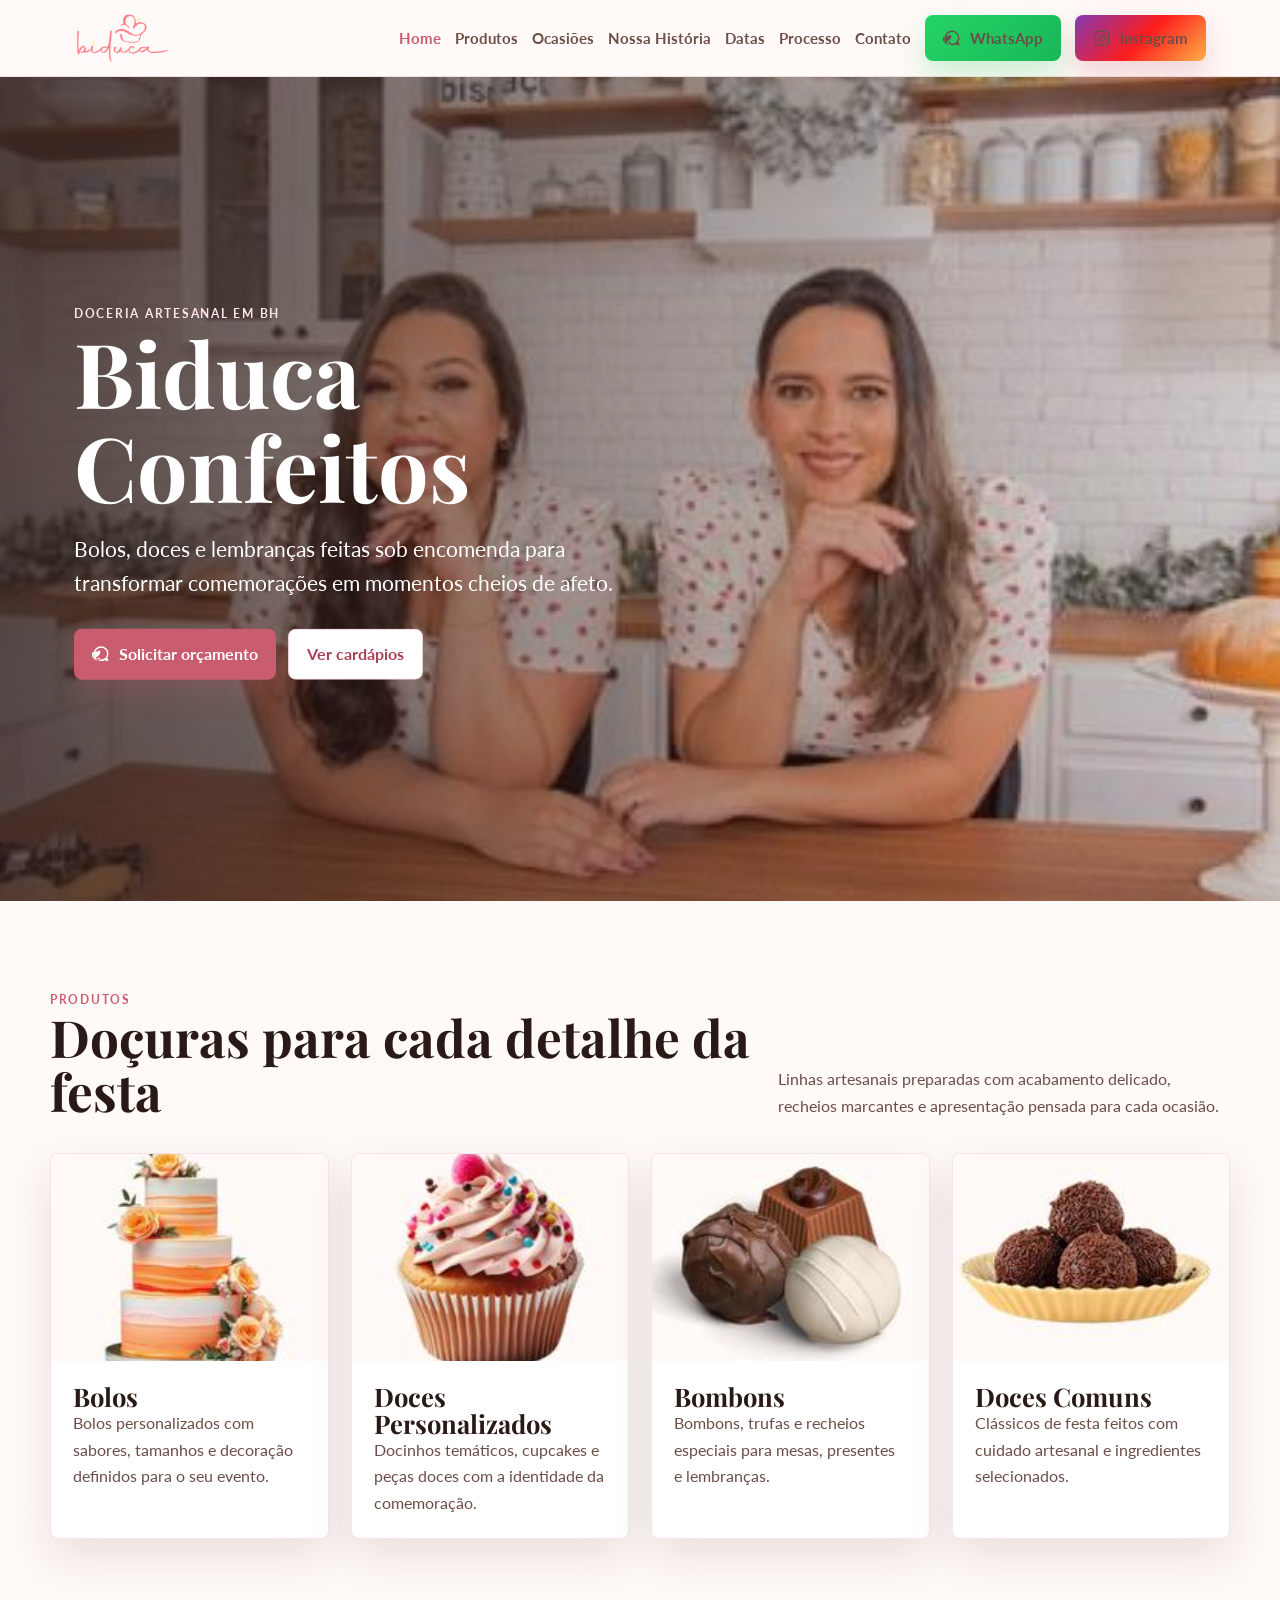
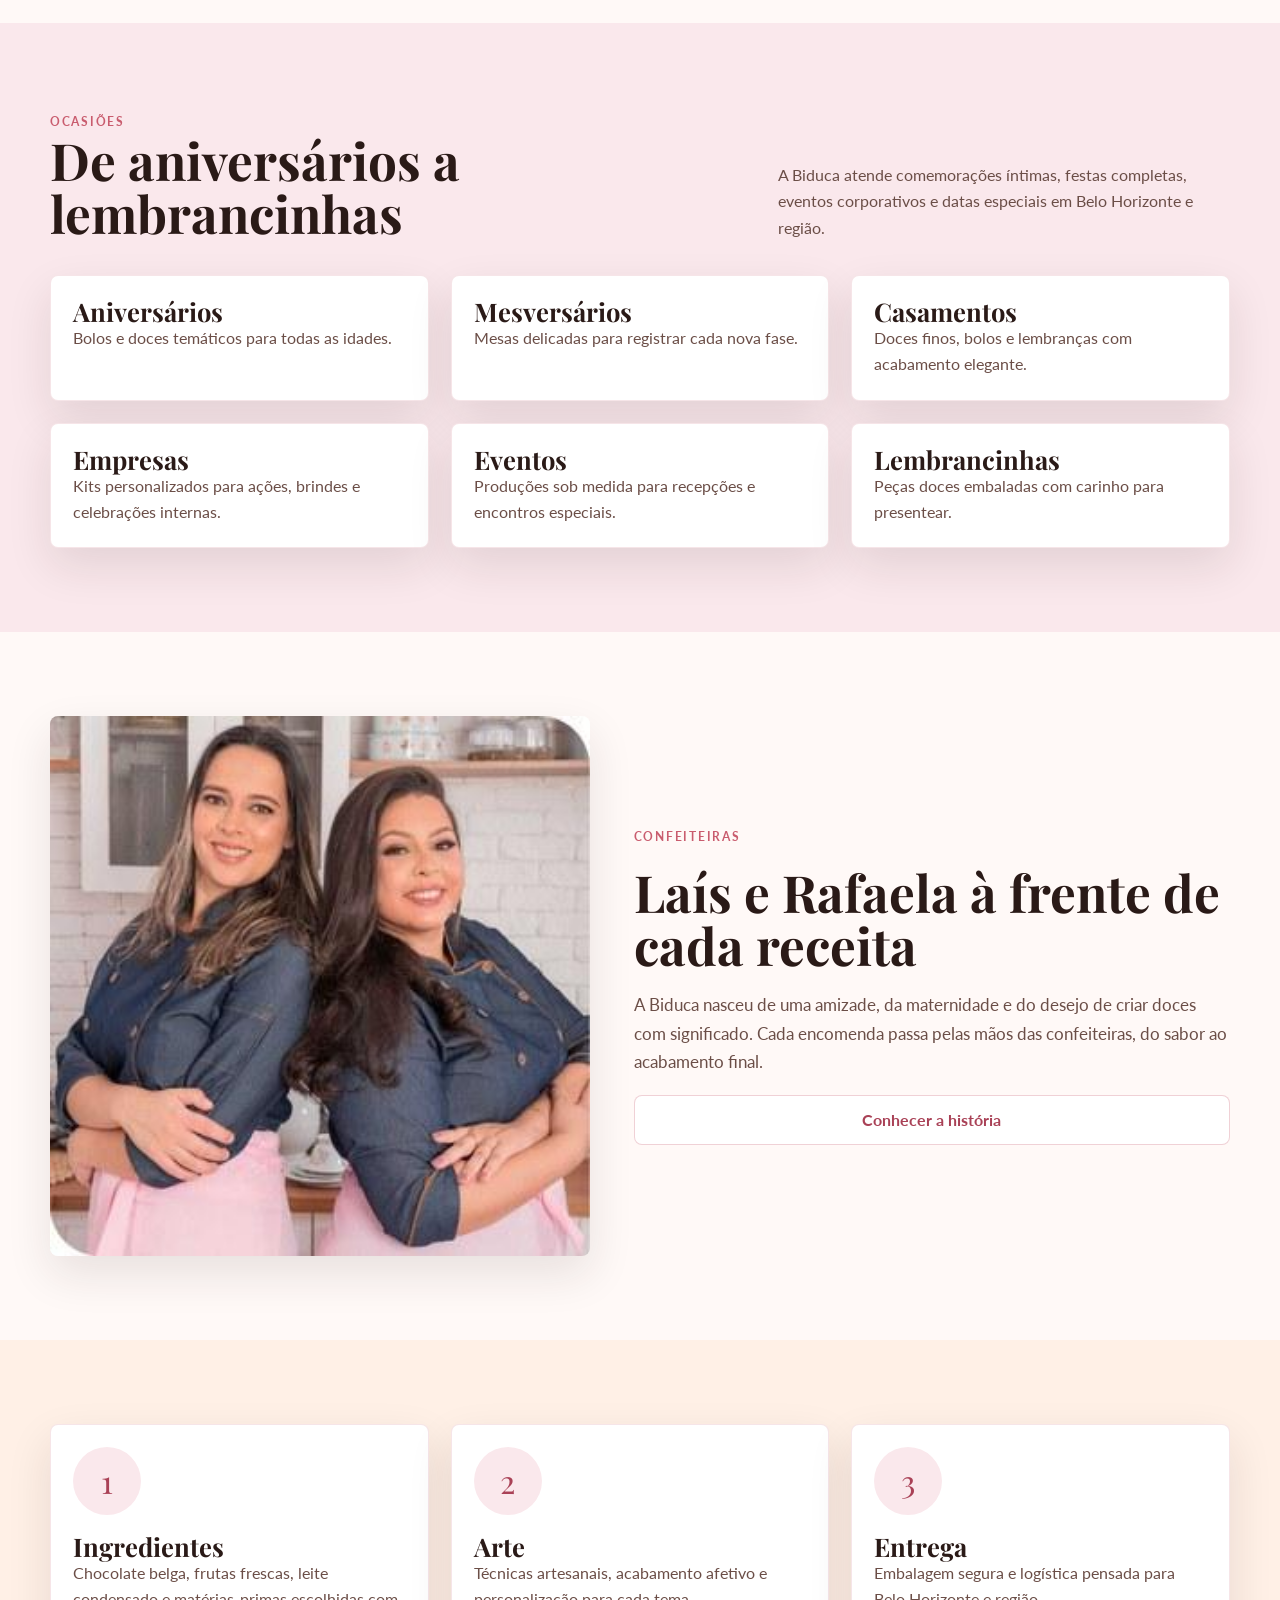
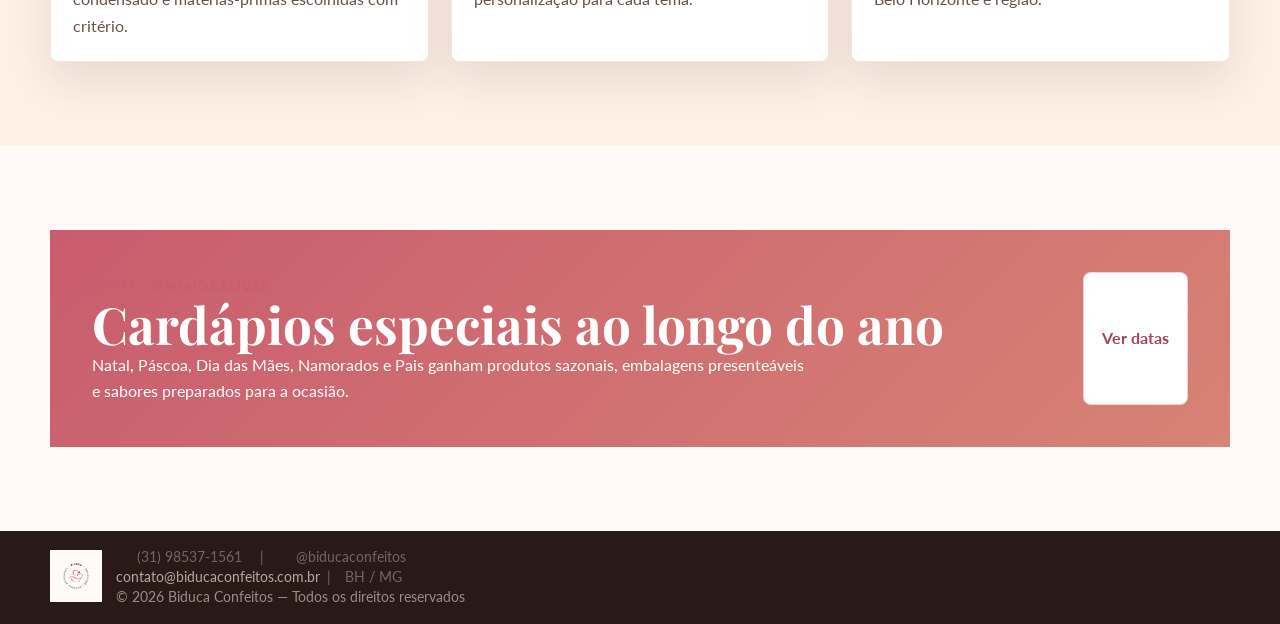
<file: index.html>
<!doctype html>
<html lang="pt-BR">
  <head>
    <meta charset="utf-8">
    <meta name="viewport" content="width=device-width, initial-scale=1">
    <title>Biduca Confeitos | Doceria artesanal em Belo Horizonte</title>
    <meta name="description" content="Bolos, doces personalizados, bombons e lembrancinhas artesanais para aniversários, casamentos, empresas e datas comemorativas em BH.">
    <link rel="stylesheet" href="assets/styles.css">
  </head>
  <body data-page="home">
    <header class="site-header">
  <nav class="nav" aria-label="Navegação principal">
    <a class="brand" href="index.html"><img src="assets/brand/biduca-logo-horizontal.png" alt="Biduca Confeitos"></a>
    <div class="nav-links">
      <a href="index.html" data-page="home">Home</a>
      <a href="produtos.html" data-page="produtos">Produtos</a>
      <a href="ocasioes.html" data-page="ocasioes">Ocasiões</a>
      <a href="historia.html" data-page="historia">Nossa História</a>
      <a href="datas-comemorativas.html" data-page="datas">Datas</a>
      <a href="processo-artesanal.html" data-page="processo">Processo</a>
      <a href="contato.html" data-page="contato">Contato</a>
      <a class="button button-whatsapp" href="https://wa.me/5531985371561">WhatsApp</a>
      <a class="button button-instagram" href="https://www.instagram.com/biducaconfeitos/">Instagram</a>
    </div>
  </nav>
</header>

    <main>
      <section class="hero">
        <div class="hero-media" style="background-image: url('assets/photos/confeiteiras-cozinha.jpg');"></div>
        <div class="hero-content">
          <span class="eyebrow">Doceria artesanal em BH</span>
          <h1>Biduca Confeitos</h1>
          <p>Bolos, doces e lembranças feitas sob encomenda para transformar comemorações em momentos cheios de afeto.</p>
          <div class="actions">
            <a class="button button-primary" href="https://wa.me/5531985371561?text=Ol%C3%A1%2C%20quero%20solicitar%20um%20or%C3%A7amento%20com%20a%20Biduca.">Solicitar orçamento</a>
            <a class="button button-secondary" href="produtos.html">Ver cardápios</a>
          </div>
        </div>
      </section>

      <section class="section">
        <div class="section-inner">
          <div class="section-heading">
            <div>
              <span class="eyebrow">Produtos</span>
              <h2>Doçuras para cada detalhe da festa</h2>
            </div>
            <p>Linhas artesanais preparadas com acabamento delicado, recheios marcantes e apresentação pensada para cada ocasião.</p>
          </div>
          <div class="grid four">
            <article class="card">
              <img src="assets/photos/bolo-personalizado-floral.jpg" alt="Bolo personalizado floral">
              <div class="card-body"><h3>Bolos</h3><p>Bolos personalizados com sabores, tamanhos e decoração definidos para o seu evento.</p></div>
            </article>
            <article class="card">
              <img src="assets/photos/doce-personalizado-cupcake.jpg" alt="Cupcake decorado">
              <div class="card-body"><h3>Doces Personalizados</h3><p>Docinhos temáticos, cupcakes e peças doces com a identidade da comemoração.</p></div>
            </article>
            <article class="card">
              <img src="assets/photos/bombons.jpg" alt="Bombons artesanais">
              <div class="card-body"><h3>Bombons</h3><p>Bombons, trufas e recheios especiais para mesas, presentes e lembranças.</p></div>
            </article>
            <article class="card">
              <img src="assets/photos/doces-comuns-brigadeiros.jpg" alt="Brigadeiros artesanais">
              <div class="card-body"><h3>Doces Comuns</h3><p>Clássicos de festa feitos com cuidado artesanal e ingredientes selecionados.</p></div>
            </article>
          </div>
        </div>
      </section>

      <section class="section alt">
        <div class="section-inner">
          <div class="section-heading">
            <div>
              <span class="eyebrow">Ocasiões</span>
              <h2>De aniversários a lembrancinhas</h2>
            </div>
            <p>A Biduca atende comemorações íntimas, festas completas, eventos corporativos e datas especiais em Belo Horizonte e região.</p>
          </div>
          <div class="grid three">
            <article class="feature"><h3>Aniversários</h3><p>Bolos e doces temáticos para todas as idades.</p></article>
            <article class="feature"><h3>Mesversários</h3><p>Mesas delicadas para registrar cada nova fase.</p></article>
            <article class="feature"><h3>Casamentos</h3><p>Doces finos, bolos e lembranças com acabamento elegante.</p></article>
            <article class="feature"><h3>Empresas</h3><p>Kits personalizados para ações, brindes e celebrações internas.</p></article>
            <article class="feature"><h3>Eventos</h3><p>Produções sob medida para recepções e encontros especiais.</p></article>
            <article class="feature"><h3>Lembrancinhas</h3><p>Peças doces embaladas com carinho para presentear.</p></article>
          </div>
        </div>
      </section>

      <section class="section">
        <div class="section-inner split">
          <img src="assets/photos/confeiteiras-retrato.jpg" alt="Laís e Rafaela, confeiteiras da Biduca">
          <div class="copy-stack">
            <span class="eyebrow">Confeiteiras</span>
            <h2>Laís e Rafaela à frente de cada receita</h2>
            <p>A Biduca nasceu de uma amizade, da maternidade e do desejo de criar doces com significado. Cada encomenda passa pelas mãos das confeiteiras, do sabor ao acabamento final.</p>
            <a class="button button-secondary" href="historia.html">Conhecer a história</a>
          </div>
        </div>
      </section>

      <section class="section soft">
        <div class="section-inner">
          <div class="grid three">
            <article class="feature"><div class="process-icon">1</div><h3>Ingredientes</h3><p>Chocolate belga, frutas frescas, leite condensado e matérias-primas escolhidas com critério.</p></article>
            <article class="feature"><div class="process-icon">2</div><h3>Arte</h3><p>Técnicas artesanais, acabamento afetivo e personalização para cada tema.</p></article>
            <article class="feature"><div class="process-icon">3</div><h3>Entrega</h3><p>Embalagem segura e logística pensada para Belo Horizonte e região.</p></article>
          </div>
        </div>
      </section>

      <section class="section">
        <div class="section-inner banner">
          <div>
            <span class="eyebrow">Datas comemorativas</span>
            <h2>Cardápios especiais ao longo do ano</h2>
            <p>Natal, Páscoa, Dia das Mães, Namorados e Pais ganham produtos sazonais, embalagens presenteáveis e sabores preparados para a ocasião.</p>
          </div>
          <a class="button button-secondary" href="datas-comemorativas.html">Ver datas</a>
        </div>
      </section>
    </main>

    <footer class="site-footer">
      <div class="footer-inner">
        <img class="footer-seal" src="assets/brand/biduca-logo-selo.jpg" alt="Biduca Confeitos">
        <div class="footer-content">
          <p><a href="https://wa.me/5531985371561">(31) 98537-1561</a><span>|</span><a href="https://www.instagram.com/biducaconfeitos/">@biducaconfeitos</a></p>
          <p><a href="mailto:contato@biducaconfeitos.com.br">contato@biducaconfeitos.com.br</a><span>|</span><span>BH / MG</span></p>
          <p>© 2026 Biduca Confeitos — Todos os direitos reservados</p>
        </div>
      </div>
    </footer>
    <div class="mobile-cta"><a class="button button-whatsapp" href="https://wa.me/5531985371561">WhatsApp</a><a class="button button-instagram" href="https://www.instagram.com/biducaconfeitos/">Instagram</a></div>
    <script src="assets/site.js"></script>
  </body>
</html>
</file>
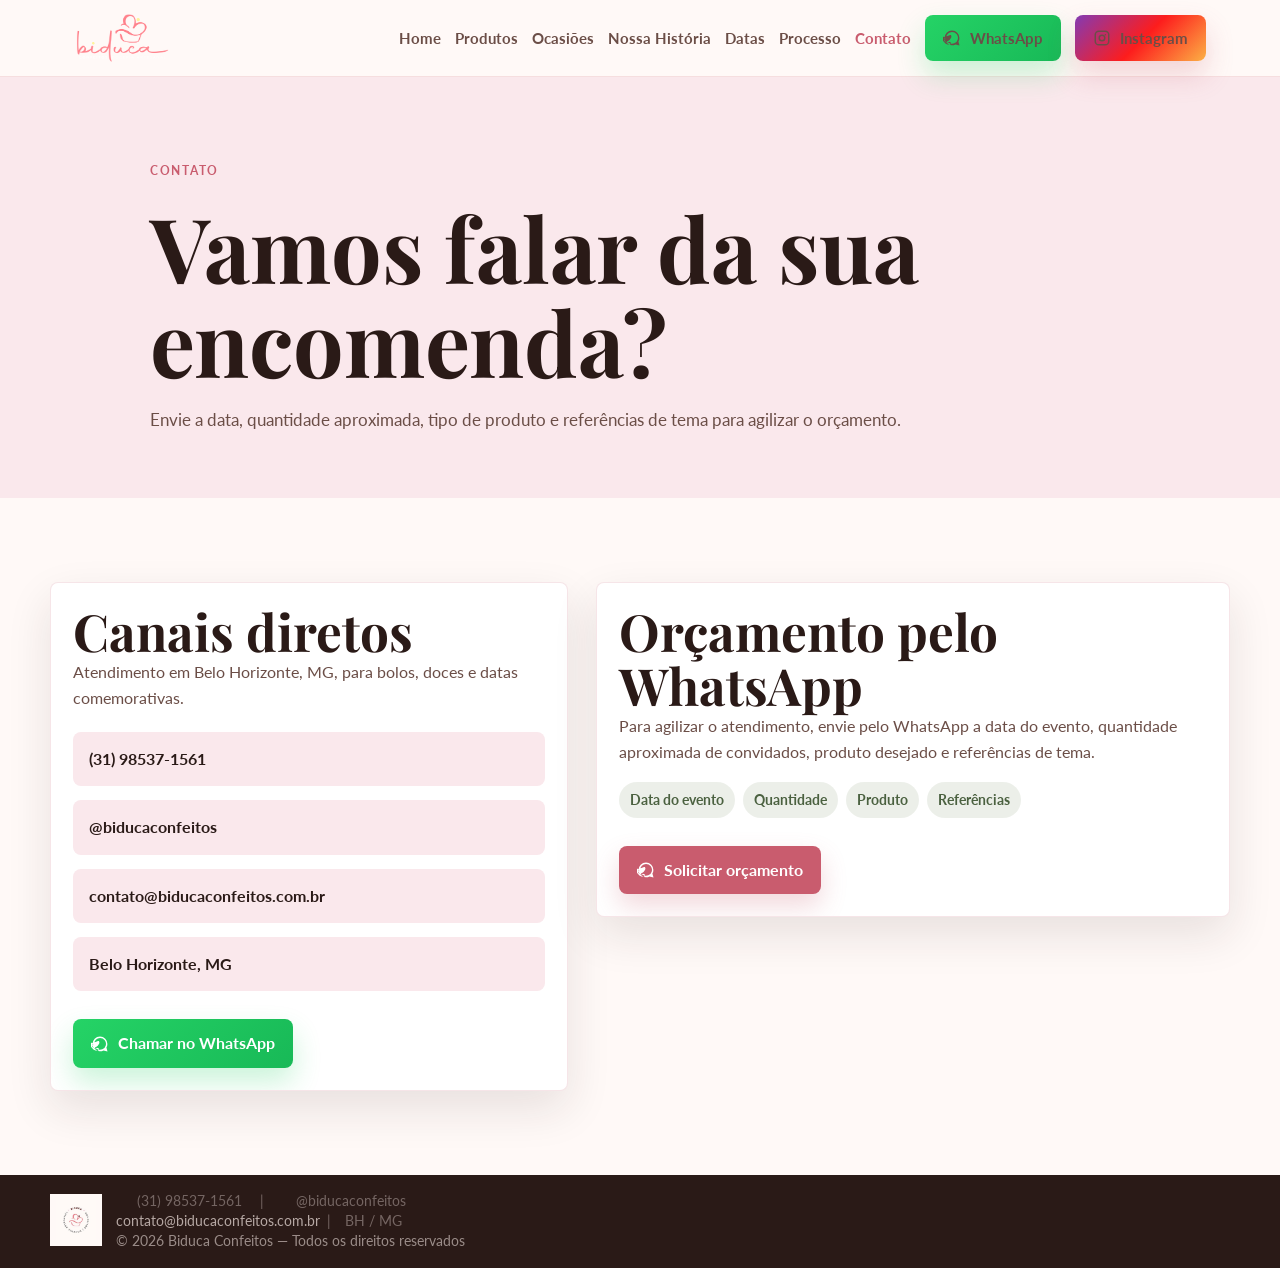
<file: contato.html>
<!doctype html>
<html lang="pt-BR">
  <head><meta charset="utf-8"><meta name="viewport" content="width=device-width, initial-scale=1"><title>Contato | Biduca Confeitos</title><meta name="description" content="Fale com a Biduca Confeitos pelo WhatsApp, Instagram ou e-mail."><link rel="stylesheet" href="assets/styles.css"></head>
  <body data-page="contato">
    <header class="site-header">
  <nav class="nav" aria-label="Navegação principal">
    <a class="brand" href="index.html"><img src="assets/brand/biduca-logo-horizontal.png" alt="Biduca Confeitos"></a>
    <div class="nav-links">
      <a href="index.html" data-page="home">Home</a>
      <a href="produtos.html" data-page="produtos">Produtos</a>
      <a href="ocasioes.html" data-page="ocasioes">Ocasiões</a>
      <a href="historia.html" data-page="historia">Nossa História</a>
      <a href="datas-comemorativas.html" data-page="datas">Datas</a>
      <a href="processo-artesanal.html" data-page="processo">Processo</a>
      <a href="contato.html" data-page="contato">Contato</a>
      <a class="button button-whatsapp" href="https://wa.me/5531985371561">WhatsApp</a>
      <a class="button button-instagram" href="https://www.instagram.com/biducaconfeitos/">Instagram</a>
    </div>
  </nav>
</header>
    <main>
      <section class="page-hero"><div class="section-inner"><span class="eyebrow">Contato</span><h1>Vamos falar da sua encomenda?</h1><p class="intro">Envie a data, quantidade aproximada, tipo de produto e referências de tema para agilizar o orçamento.</p></div></section>
      <section class="section"><div class="section-inner contact-grid">
        <aside class="contact-panel">
          <h2>Canais diretos</h2>
          <p>Atendimento em Belo Horizonte, MG, para bolos, doces e datas comemorativas.</p>
          <div class="contact-list">
            <a href="https://wa.me/5531985371561">(31) 98537-1561</a>
            <a href="https://www.instagram.com/biducaconfeitos/">@biducaconfeitos</a>
            <a href="mailto:contato@biducaconfeitos.com.br">contato@biducaconfeitos.com.br</a>
            <span>Belo Horizonte, MG</span>
          </div>
          <div class="actions"><a class="button button-whatsapp" href="https://wa.me/5531985371561?text=Ol%C3%A1%2C%20quero%20solicitar%20um%20or%C3%A7amento%20com%20a%20Biduca.">Chamar no WhatsApp</a></div>
        </aside>
        <section class="contact-panel">
          <h2>Orçamento pelo WhatsApp</h2>
          <p>Para agilizar o atendimento, envie pelo WhatsApp a data do evento, quantidade aproximada de convidados, produto desejado e referências de tema.</p>
          <div class="pill-list"><span>Data do evento</span><span>Quantidade</span><span>Produto</span><span>Referências</span></div>
          <div class="actions"><a class="button button-primary" href="https://wa.me/5531985371561?text=Ol%C3%A1%2C%20quero%20solicitar%20um%20or%C3%A7amento%20com%20a%20Biduca.%20Data%3A%20%20%7C%20Quantidade%3A%20%20%7C%20Produto%3A%20%20%7C%20Tema%3A%20">Solicitar orçamento</a></div>
        </section>
      </div></section>
    </main>
    <footer class="site-footer">
      <div class="footer-inner">
        <img class="footer-seal" src="assets/brand/biduca-logo-selo.jpg" alt="Biduca Confeitos">
        <div class="footer-content">
          <p><a href="https://wa.me/5531985371561">(31) 98537-1561</a><span>|</span><a href="https://www.instagram.com/biducaconfeitos/">@biducaconfeitos</a></p>
          <p><a href="mailto:contato@biducaconfeitos.com.br">contato@biducaconfeitos.com.br</a><span>|</span><span>BH / MG</span></p>
          <p>© 2026 Biduca Confeitos — Todos os direitos reservados</p>
        </div>
      </div>
    </footer>
    <div class="mobile-cta"><a class="button button-whatsapp" href="https://wa.me/5531985371561">WhatsApp</a><a class="button button-instagram" href="https://www.instagram.com/biducaconfeitos/">Instagram</a></div>
    <script src="assets/site.js"></script>
  </body>
</html>
</file>
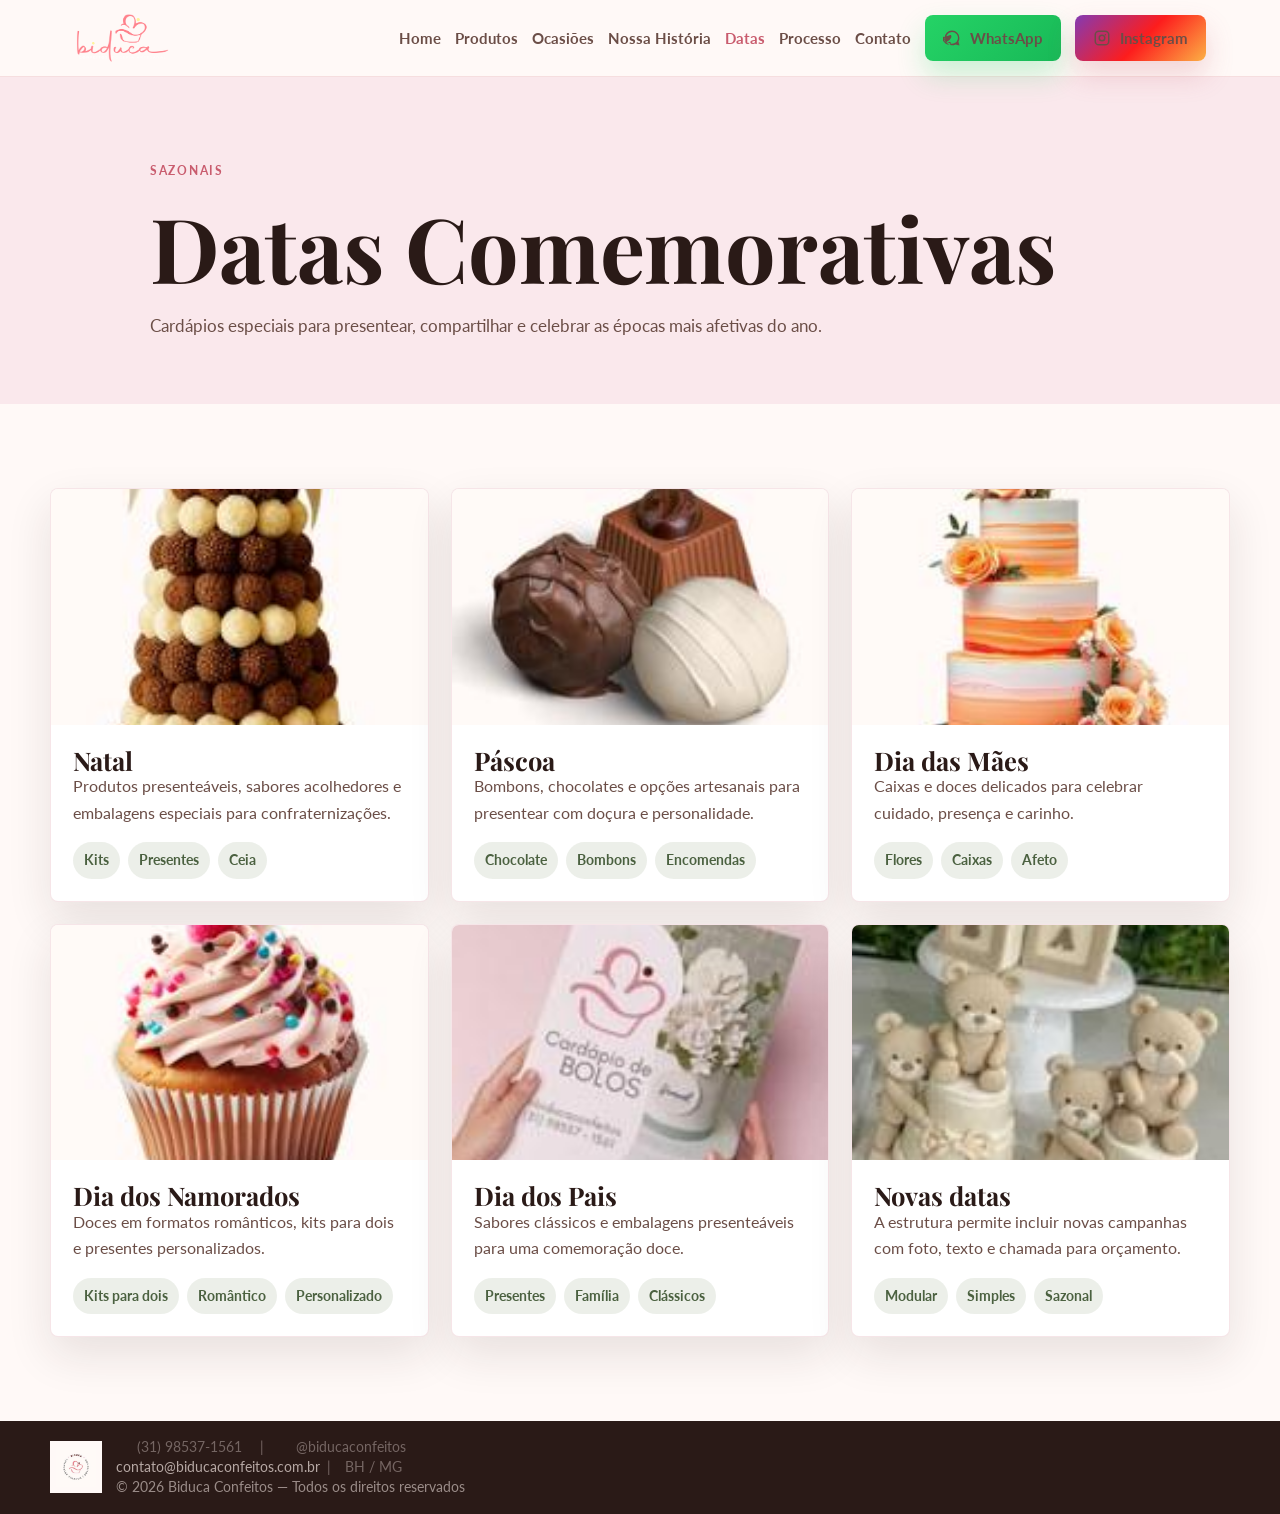
<file: datas-comemorativas.html>
<!doctype html>
<html lang="pt-BR">
  <head><meta charset="utf-8"><meta name="viewport" content="width=device-width, initial-scale=1"><title>Datas Comemorativas | Biduca Confeitos</title><meta name="description" content="Cardápios sazonais da Biduca Confeitos para Natal, Páscoa, Dia das Mães, Dia dos Namorados e Dia dos Pais."><link rel="stylesheet" href="assets/styles.css"></head>
  <body data-page="datas">
    <header class="site-header">
  <nav class="nav" aria-label="Navegação principal">
    <a class="brand" href="index.html"><img src="assets/brand/biduca-logo-horizontal.png" alt="Biduca Confeitos"></a>
    <div class="nav-links">
      <a href="index.html" data-page="home">Home</a>
      <a href="produtos.html" data-page="produtos">Produtos</a>
      <a href="ocasioes.html" data-page="ocasioes">Ocasiões</a>
      <a href="historia.html" data-page="historia">Nossa História</a>
      <a href="datas-comemorativas.html" data-page="datas">Datas</a>
      <a href="processo-artesanal.html" data-page="processo">Processo</a>
      <a href="contato.html" data-page="contato">Contato</a>
      <a class="button button-whatsapp" href="https://wa.me/5531985371561">WhatsApp</a>
      <a class="button button-instagram" href="https://www.instagram.com/biducaconfeitos/">Instagram</a>
    </div>
  </nav>
</header>
    <main>
      <section class="page-hero"><div class="section-inner"><span class="eyebrow">Sazonais</span><h1>Datas Comemorativas</h1><p class="intro">Cardápios especiais para presentear, compartilhar e celebrar as épocas mais afetivas do ano.</p></div></section>
      <section class="section"><div class="section-inner grid three">
        <article class="card date-card"><img src="assets/photos/torre-doces.jpg" alt="Doces natalinos"><div class="card-body"><h3>Natal</h3><p>Produtos presenteáveis, sabores acolhedores e embalagens especiais para confraternizações.</p><div class="pill-list"><span>Kits</span><span>Presentes</span><span>Ceia</span></div></div></article>
        <article class="card date-card"><img src="assets/photos/bombons.jpg" alt="Bombons de Páscoa"><div class="card-body"><h3>Páscoa</h3><p>Bombons, chocolates e opções artesanais para presentear com doçura e personalidade.</p><div class="pill-list"><span>Chocolate</span><span>Bombons</span><span>Encomendas</span></div></div></article>
        <article class="card date-card"><img src="assets/photos/bolo-personalizado-floral.jpg" alt="Bolo floral"><div class="card-body"><h3>Dia das Mães</h3><p>Caixas e doces delicados para celebrar cuidado, presença e carinho.</p><div class="pill-list"><span>Flores</span><span>Caixas</span><span>Afeto</span></div></div></article>
        <article class="card date-card"><img src="assets/photos/doce-personalizado-cupcake.jpg" alt="Cupcake decorado"><div class="card-body"><h3>Dia dos Namorados</h3><p>Doces em formatos românticos, kits para dois e presentes personalizados.</p><div class="pill-list"><span>Kits para dois</span><span>Romântico</span><span>Personalizado</span></div></div></article>
        <article class="card date-card"><img src="assets/photos/cardapio-bolos.jpg" alt="Cardápio Biduca"><div class="card-body"><h3>Dia dos Pais</h3><p>Sabores clássicos e embalagens presenteáveis para uma comemoração doce.</p><div class="pill-list"><span>Presentes</span><span>Família</span><span>Clássicos</span></div></div></article>
        <article class="card date-card"><img src="assets/photos/lembrancinhas-batizado.jpg" alt="Lembrancinhas decoradas"><div class="card-body"><h3>Novas datas</h3><p>A estrutura permite incluir novas campanhas com foto, texto e chamada para orçamento.</p><div class="pill-list"><span>Modular</span><span>Simples</span><span>Sazonal</span></div></div></article>
      </div></section>
    </main>
    <footer class="site-footer">
      <div class="footer-inner">
        <img class="footer-seal" src="assets/brand/biduca-logo-selo.jpg" alt="Biduca Confeitos">
        <div class="footer-content">
          <p><a href="https://wa.me/5531985371561">(31) 98537-1561</a><span>|</span><a href="https://www.instagram.com/biducaconfeitos/">@biducaconfeitos</a></p>
          <p><a href="mailto:contato@biducaconfeitos.com.br">contato@biducaconfeitos.com.br</a><span>|</span><span>BH / MG</span></p>
          <p>© 2026 Biduca Confeitos — Todos os direitos reservados</p>
        </div>
      </div>
    </footer>
    <div class="mobile-cta"><a class="button button-whatsapp" href="https://wa.me/5531985371561">WhatsApp</a><a class="button button-instagram" href="https://www.instagram.com/biducaconfeitos/">Instagram</a></div>
    <script src="assets/site.js"></script>
  </body>
</html>
</file>
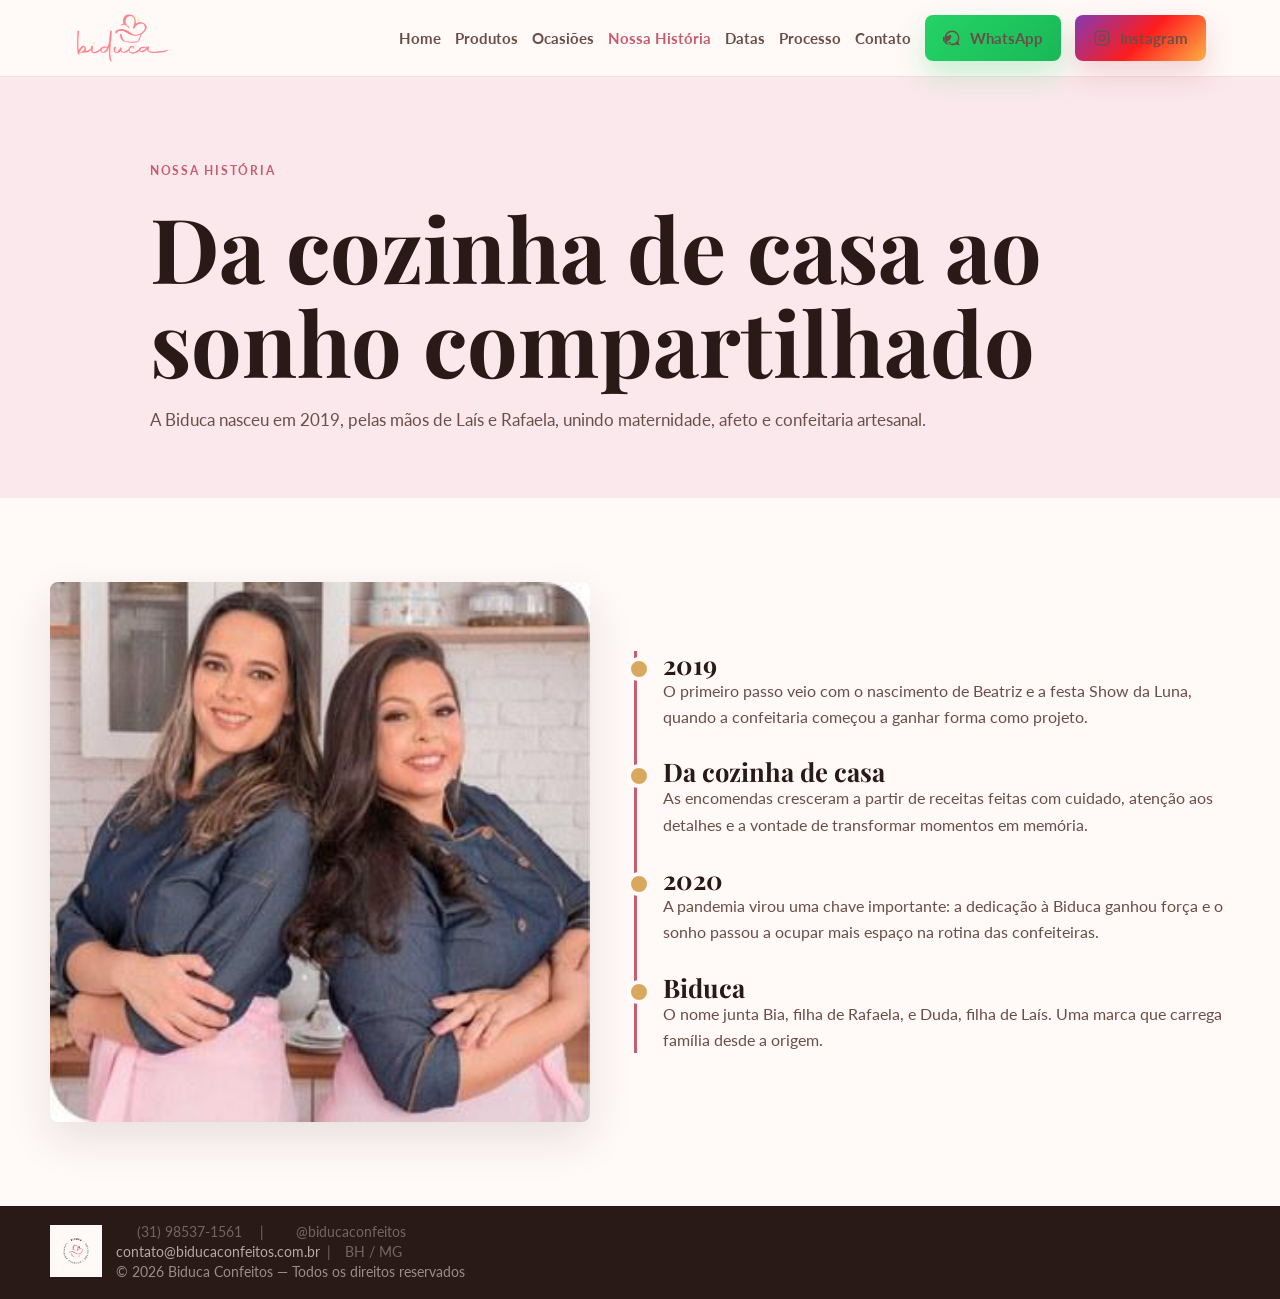
<file: historia.html>
<!doctype html>
<html lang="pt-BR">
  <head><meta charset="utf-8"><meta name="viewport" content="width=device-width, initial-scale=1"><title>Nossa História | Biduca Confeitos</title><meta name="description" content="A história da Biduca Confeitos, criada por Laís e Rafaela em Belo Horizonte."><link rel="stylesheet" href="assets/styles.css"></head>
  <body data-page="historia">
    <header class="site-header">
  <nav class="nav" aria-label="Navegação principal">
    <a class="brand" href="index.html"><img src="assets/brand/biduca-logo-horizontal.png" alt="Biduca Confeitos"></a>
    <div class="nav-links">
      <a href="index.html" data-page="home">Home</a>
      <a href="produtos.html" data-page="produtos">Produtos</a>
      <a href="ocasioes.html" data-page="ocasioes">Ocasiões</a>
      <a href="historia.html" data-page="historia">Nossa História</a>
      <a href="datas-comemorativas.html" data-page="datas">Datas</a>
      <a href="processo-artesanal.html" data-page="processo">Processo</a>
      <a href="contato.html" data-page="contato">Contato</a>
      <a class="button button-whatsapp" href="https://wa.me/5531985371561">WhatsApp</a>
      <a class="button button-instagram" href="https://www.instagram.com/biducaconfeitos/">Instagram</a>
    </div>
  </nav>
</header>
    <main>
      <section class="page-hero"><div class="section-inner"><span class="eyebrow">Nossa história</span><h1>Da cozinha de casa ao sonho compartilhado</h1><p class="intro">A Biduca nasceu em 2019, pelas mãos de Laís e Rafaela, unindo maternidade, afeto e confeitaria artesanal.</p></div></section>
      <section class="section"><div class="section-inner split"><img src="assets/photos/confeiteiras-retrato.jpg" alt="Laís e Rafaela"><div class="timeline">
        <article class="timeline-item"><h3>2019</h3><p>O primeiro passo veio com o nascimento de Beatriz e a festa Show da Luna, quando a confeitaria começou a ganhar forma como projeto.</p></article>
        <article class="timeline-item"><h3>Da cozinha de casa</h3><p>As encomendas cresceram a partir de receitas feitas com cuidado, atenção aos detalhes e a vontade de transformar momentos em memória.</p></article>
        <article class="timeline-item"><h3>2020</h3><p>A pandemia virou uma chave importante: a dedicação à Biduca ganhou força e o sonho passou a ocupar mais espaço na rotina das confeiteiras.</p></article>
        <article class="timeline-item"><h3>Biduca</h3><p>O nome junta Bia, filha de Rafaela, e Duda, filha de Laís. Uma marca que carrega família desde a origem.</p></article>
      </div></div></section>
    </main>
    <footer class="site-footer">
      <div class="footer-inner">
        <img class="footer-seal" src="assets/brand/biduca-logo-selo.jpg" alt="Biduca Confeitos">
        <div class="footer-content">
          <p><a href="https://wa.me/5531985371561">(31) 98537-1561</a><span>|</span><a href="https://www.instagram.com/biducaconfeitos/">@biducaconfeitos</a></p>
          <p><a href="mailto:contato@biducaconfeitos.com.br">contato@biducaconfeitos.com.br</a><span>|</span><span>BH / MG</span></p>
          <p>© 2026 Biduca Confeitos — Todos os direitos reservados</p>
        </div>
      </div>
    </footer>
    <div class="mobile-cta"><a class="button button-whatsapp" href="https://wa.me/5531985371561">WhatsApp</a><a class="button button-instagram" href="https://www.instagram.com/biducaconfeitos/">Instagram</a></div>
    <script src="assets/site.js"></script>
  </body>
</html>
</file>
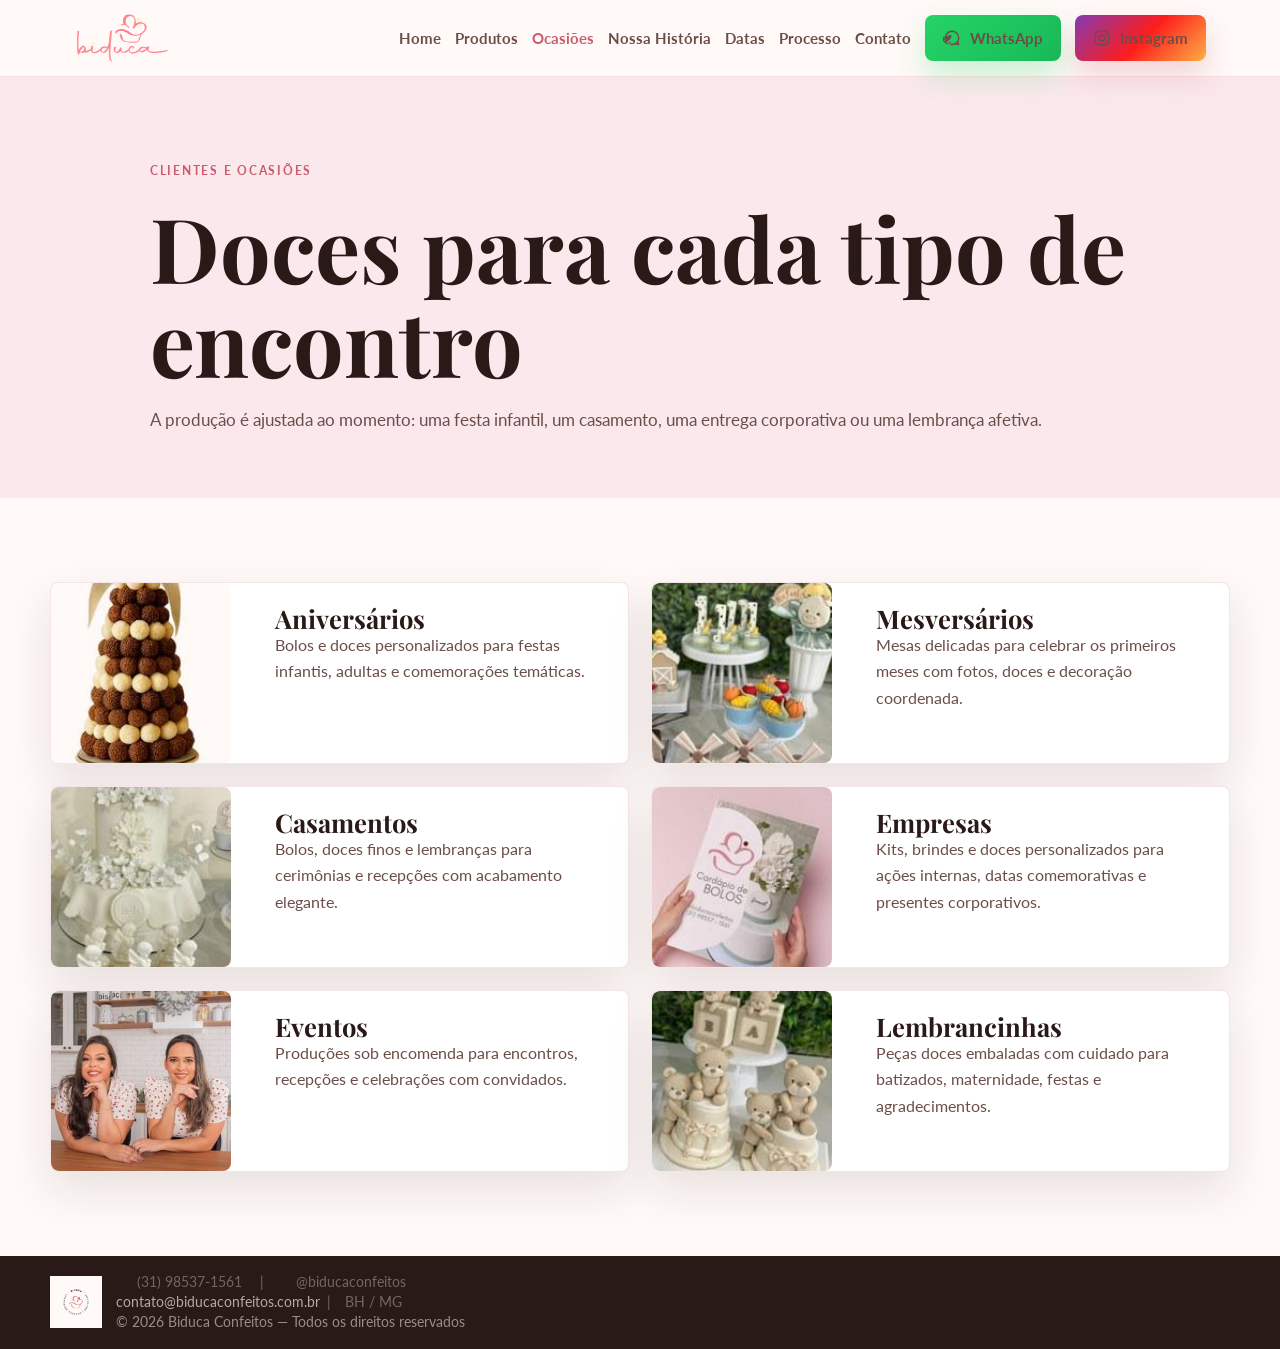
<file: ocasioes.html>
<!doctype html>
<html lang="pt-BR">
  <head><meta charset="utf-8"><meta name="viewport" content="width=device-width, initial-scale=1"><title>Ocasiões | Biduca Confeitos</title><meta name="description" content="Doces e bolos para aniversários, mesversários, casamentos, empresas, eventos e lembrancinhas."><link rel="stylesheet" href="assets/styles.css"></head>
  <body data-page="ocasioes">
    <header class="site-header">
  <nav class="nav" aria-label="Navegação principal">
    <a class="brand" href="index.html"><img src="assets/brand/biduca-logo-horizontal.png" alt="Biduca Confeitos"></a>
    <div class="nav-links">
      <a href="index.html" data-page="home">Home</a>
      <a href="produtos.html" data-page="produtos">Produtos</a>
      <a href="ocasioes.html" data-page="ocasioes">Ocasiões</a>
      <a href="historia.html" data-page="historia">Nossa História</a>
      <a href="datas-comemorativas.html" data-page="datas">Datas</a>
      <a href="processo-artesanal.html" data-page="processo">Processo</a>
      <a href="contato.html" data-page="contato">Contato</a>
      <a class="button button-whatsapp" href="https://wa.me/5531985371561">WhatsApp</a>
      <a class="button button-instagram" href="https://www.instagram.com/biducaconfeitos/">Instagram</a>
    </div>
  </nav>
</header>
    <main>
      <section class="page-hero"><div class="section-inner"><span class="eyebrow">Clientes e ocasiões</span><h1>Doces para cada tipo de encontro</h1><p class="intro">A produção é ajustada ao momento: uma festa infantil, um casamento, uma entrega corporativa ou uma lembrança afetiva.</p></div></section>
      <section class="section"><div class="section-inner grid two">
        <article class="card occasion"><img src="assets/photos/torre-doces.jpg" alt="Doces para aniversário"><div class="card-body"><h3>Aniversários</h3><p>Bolos e doces personalizados para festas infantis, adultas e comemorações temáticas.</p></div></article>
        <article class="card occasion"><img src="assets/photos/mesa-mesversario.jpg" alt="Mesa de mesversário"><div class="card-body"><h3>Mesversários</h3><p>Mesas delicadas para celebrar os primeiros meses com fotos, doces e decoração coordenada.</p></div></article>
        <article class="card occasion"><img src="assets/photos/bolo-casamento-branco.jpg" alt="Bolo de casamento branco"><div class="card-body"><h3>Casamentos</h3><p>Bolos, doces finos e lembranças para cerimônias e recepções com acabamento elegante.</p></div></article>
        <article class="card occasion"><img src="assets/photos/cardapio-bolos.jpg" alt="Cardápio personalizado Biduca"><div class="card-body"><h3>Empresas</h3><p>Kits, brindes e doces personalizados para ações internas, datas comemorativas e presentes corporativos.</p></div></article>
        <article class="card occasion"><img src="assets/photos/confeiteiras-cozinha.jpg" alt="Produção artesanal em cozinha"><div class="card-body"><h3>Eventos</h3><p>Produções sob encomenda para encontros, recepções e celebrações com convidados.</p></div></article>
        <article class="card occasion"><img src="assets/photos/lembrancinhas-batizado.jpg" alt="Lembrancinhas doces"><div class="card-body"><h3>Lembrancinhas</h3><p>Peças doces embaladas com cuidado para batizados, maternidade, festas e agradecimentos.</p></div></article>
      </div></section>
    </main>
    <footer class="site-footer">
      <div class="footer-inner">
        <img class="footer-seal" src="assets/brand/biduca-logo-selo.jpg" alt="Biduca Confeitos">
        <div class="footer-content">
          <p><a href="https://wa.me/5531985371561">(31) 98537-1561</a><span>|</span><a href="https://www.instagram.com/biducaconfeitos/">@biducaconfeitos</a></p>
          <p><a href="mailto:contato@biducaconfeitos.com.br">contato@biducaconfeitos.com.br</a><span>|</span><span>BH / MG</span></p>
          <p>© 2026 Biduca Confeitos — Todos os direitos reservados</p>
        </div>
      </div>
    </footer>
    <div class="mobile-cta"><a class="button button-whatsapp" href="https://wa.me/5531985371561">WhatsApp</a><a class="button button-instagram" href="https://www.instagram.com/biducaconfeitos/">Instagram</a></div>
    <script src="assets/site.js"></script>
  </body>
</html>
</file>
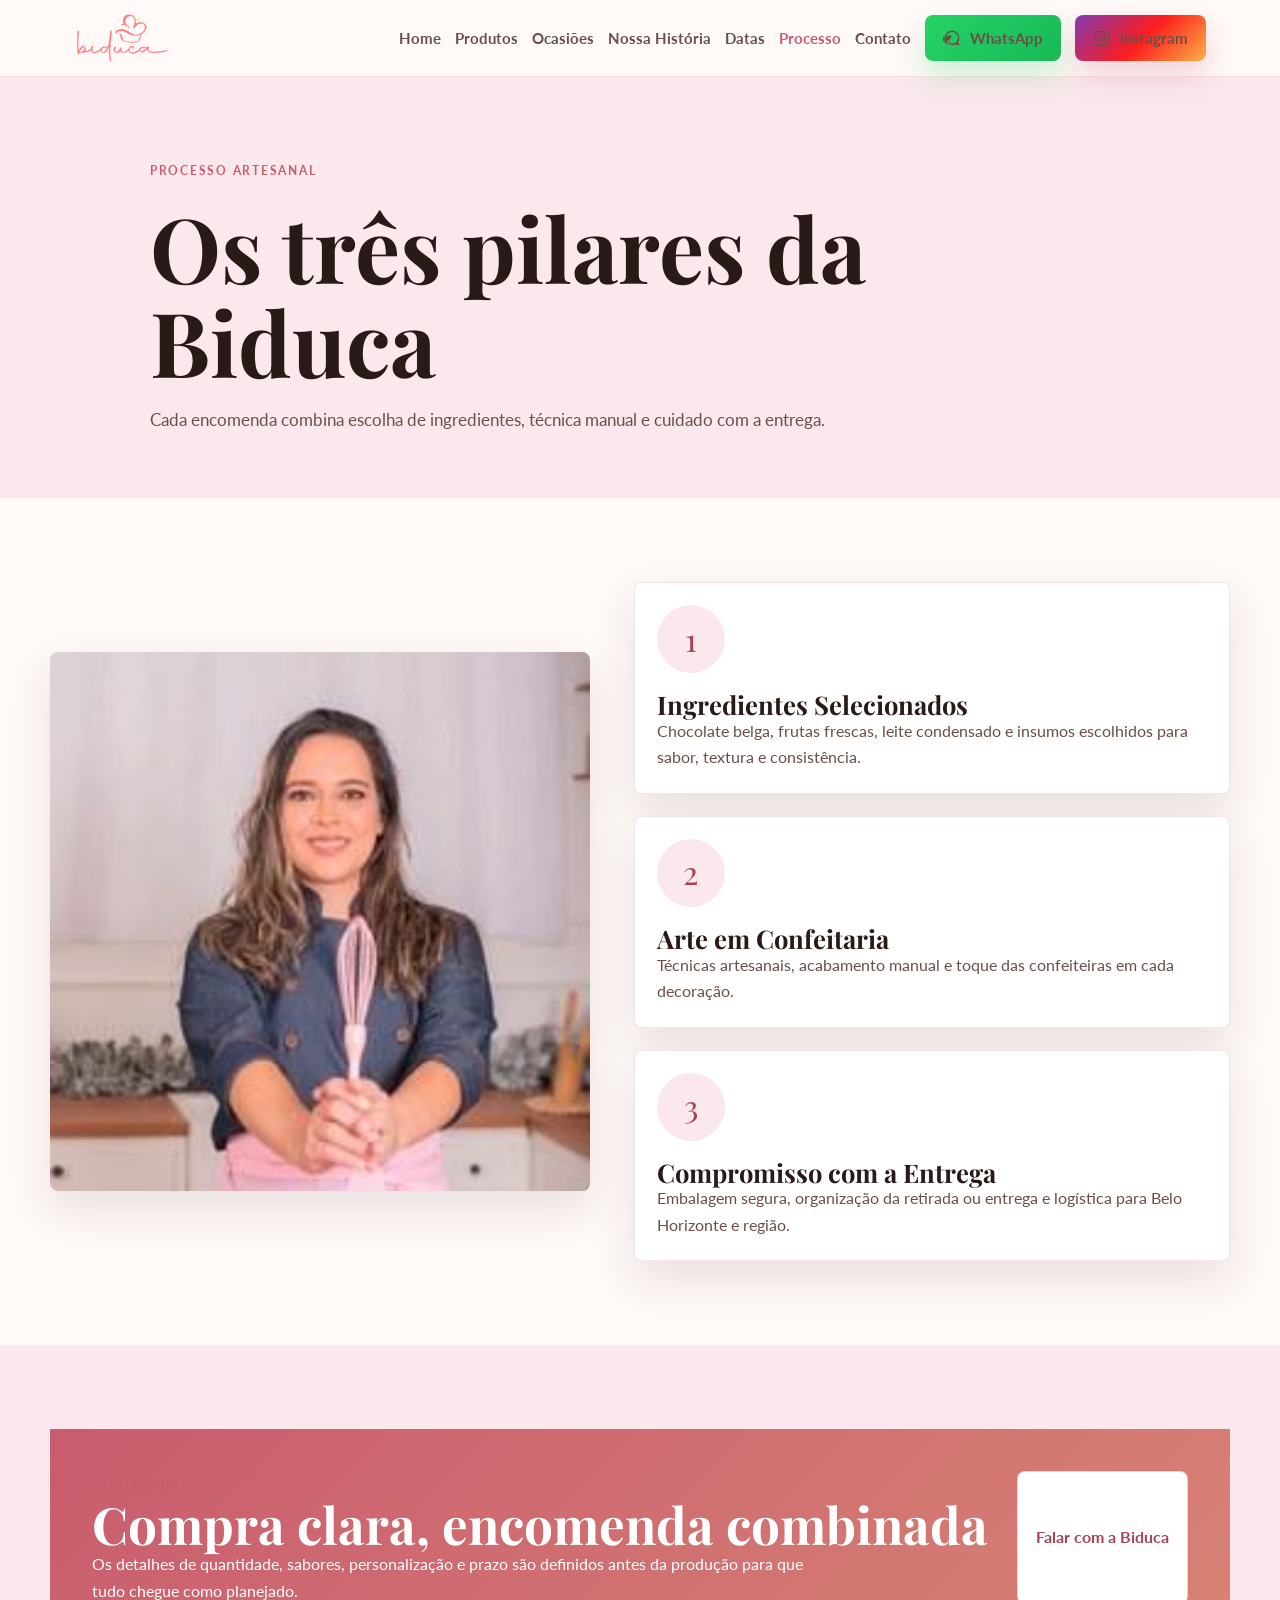
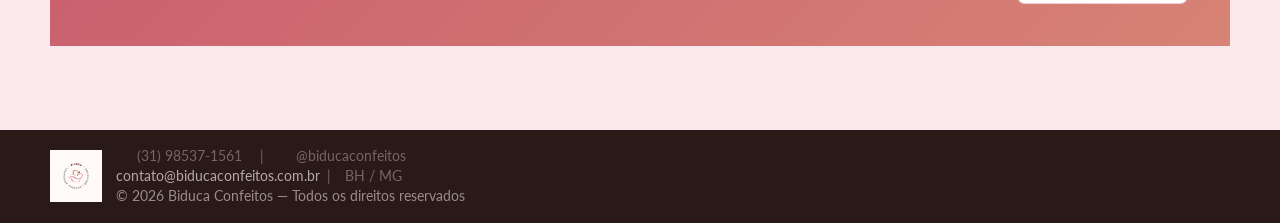
<file: processo-artesanal.html>
<!doctype html>
<html lang="pt-BR">
  <head><meta charset="utf-8"><meta name="viewport" content="width=device-width, initial-scale=1"><title>Processo Artesanal | Biduca Confeitos</title><meta name="description" content="Ingredientes selecionados, arte em confeitaria e compromisso com a entrega da Biduca Confeitos."><link rel="stylesheet" href="assets/styles.css"></head>
  <body data-page="processo">
    <header class="site-header">
  <nav class="nav" aria-label="Navegação principal">
    <a class="brand" href="index.html"><img src="assets/brand/biduca-logo-horizontal.png" alt="Biduca Confeitos"></a>
    <div class="nav-links">
      <a href="index.html" data-page="home">Home</a>
      <a href="produtos.html" data-page="produtos">Produtos</a>
      <a href="ocasioes.html" data-page="ocasioes">Ocasiões</a>
      <a href="historia.html" data-page="historia">Nossa História</a>
      <a href="datas-comemorativas.html" data-page="datas">Datas</a>
      <a href="processo-artesanal.html" data-page="processo">Processo</a>
      <a href="contato.html" data-page="contato">Contato</a>
      <a class="button button-whatsapp" href="https://wa.me/5531985371561">WhatsApp</a>
      <a class="button button-instagram" href="https://www.instagram.com/biducaconfeitos/">Instagram</a>
    </div>
  </nav>
</header>
    <main>
      <section class="page-hero"><div class="section-inner"><span class="eyebrow">Processo artesanal</span><h1>Os três pilares da Biduca</h1><p class="intro">Cada encomenda combina escolha de ingredientes, técnica manual e cuidado com a entrega.</p></div></section>
      <section class="section"><div class="section-inner split"><img src="assets/photos/lais-perfil.jpg" alt="Confeiteira segurando fouet"><div class="grid"><article class="feature"><div class="process-icon">1</div><h3>Ingredientes Selecionados</h3><p>Chocolate belga, frutas frescas, leite condensado e insumos escolhidos para sabor, textura e consistência.</p></article><article class="feature"><div class="process-icon">2</div><h3>Arte em Confeitaria</h3><p>Técnicas artesanais, acabamento manual e toque das confeiteiras em cada decoração.</p></article><article class="feature"><div class="process-icon">3</div><h3>Compromisso com a Entrega</h3><p>Embalagem segura, organização da retirada ou entrega e logística para Belo Horizonte e região.</p></article></div></div></section>
      <section class="section alt"><div class="section-inner banner"><div><span class="eyebrow">Segurança</span><h2>Compra clara, encomenda combinada</h2><p>Os detalhes de quantidade, sabores, personalização e prazo são definidos antes da produção para que tudo chegue como planejado.</p></div><a class="button button-secondary" href="contato.html">Falar com a Biduca</a></div></section>
    </main>
    <footer class="site-footer">
      <div class="footer-inner">
        <img class="footer-seal" src="assets/brand/biduca-logo-selo.jpg" alt="Biduca Confeitos">
        <div class="footer-content">
          <p><a href="https://wa.me/5531985371561">(31) 98537-1561</a><span>|</span><a href="https://www.instagram.com/biducaconfeitos/">@biducaconfeitos</a></p>
          <p><a href="mailto:contato@biducaconfeitos.com.br">contato@biducaconfeitos.com.br</a><span>|</span><span>BH / MG</span></p>
          <p>© 2026 Biduca Confeitos — Todos os direitos reservados</p>
        </div>
      </div>
    </footer>
    <div class="mobile-cta"><a class="button button-whatsapp" href="https://wa.me/5531985371561">WhatsApp</a><a class="button button-instagram" href="https://www.instagram.com/biducaconfeitos/">Instagram</a></div>
    <script src="assets/site.js"></script>
  </body>
</html>
</file>
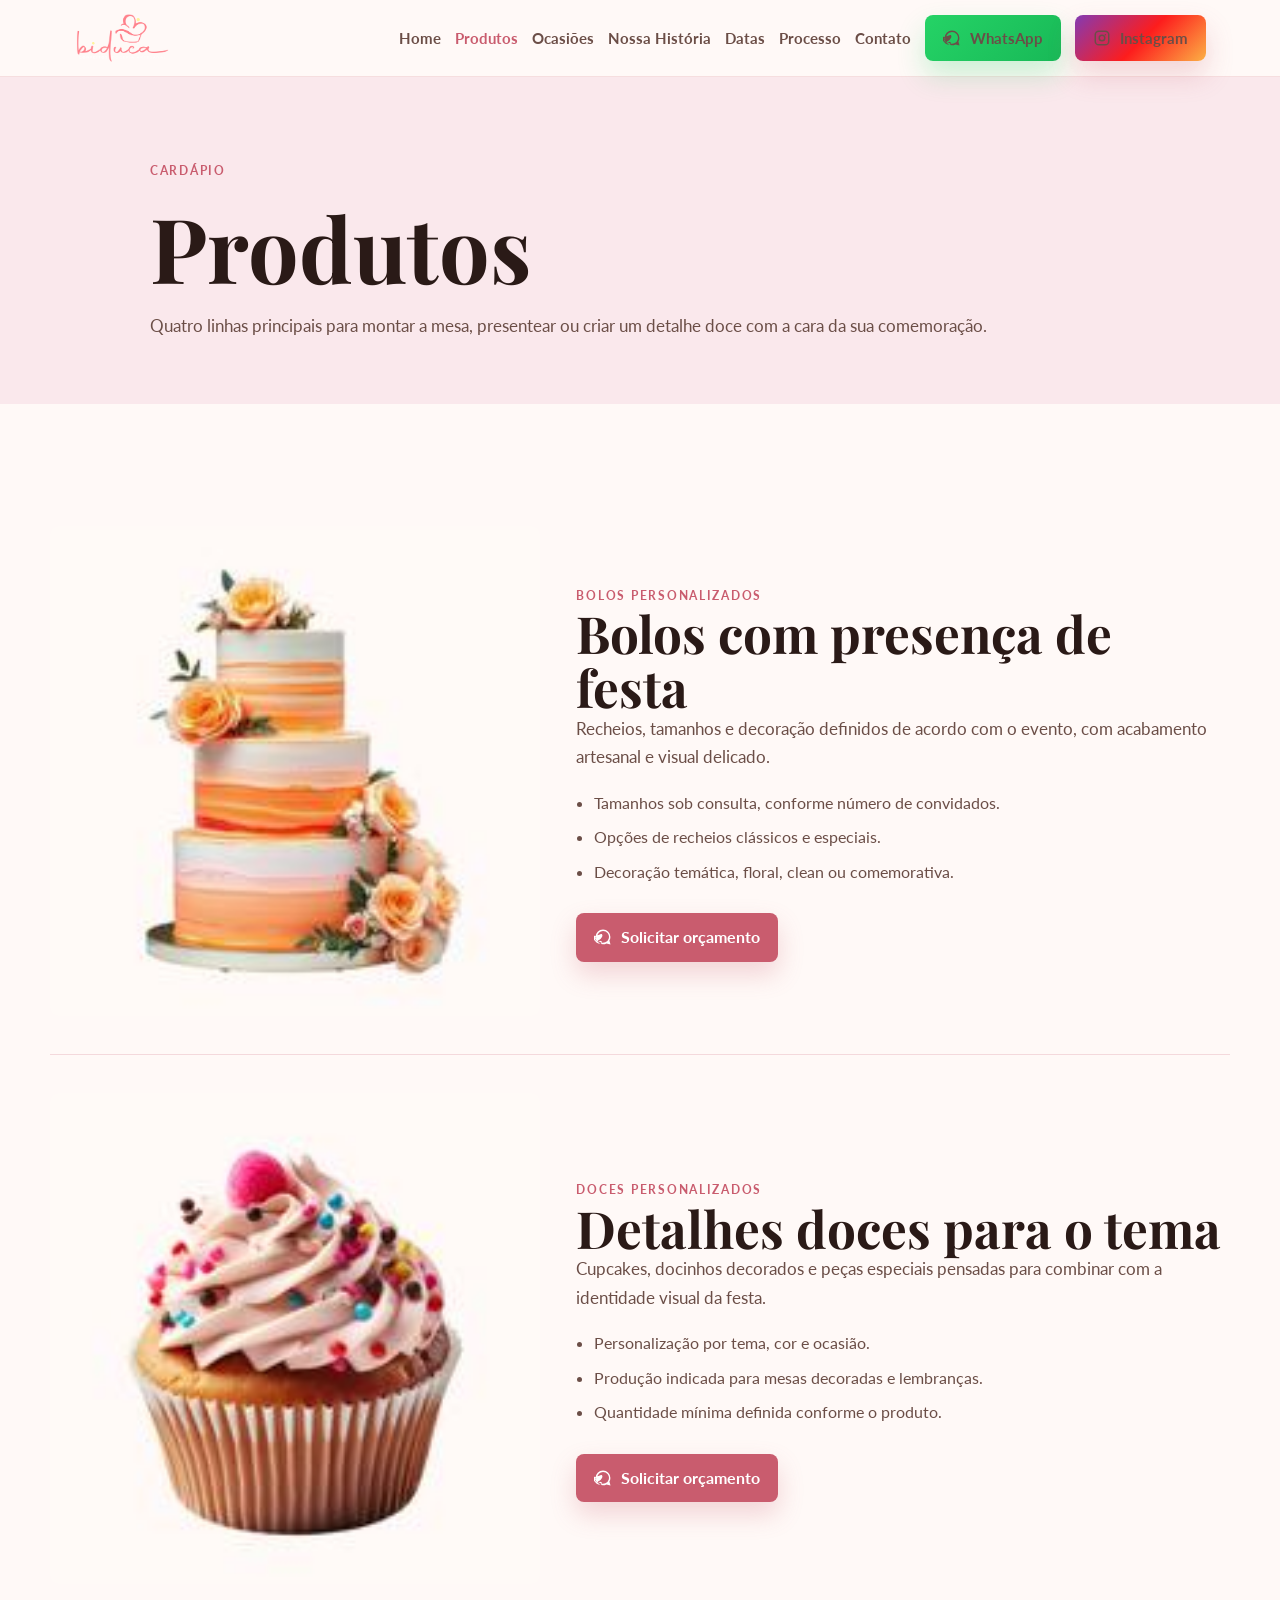
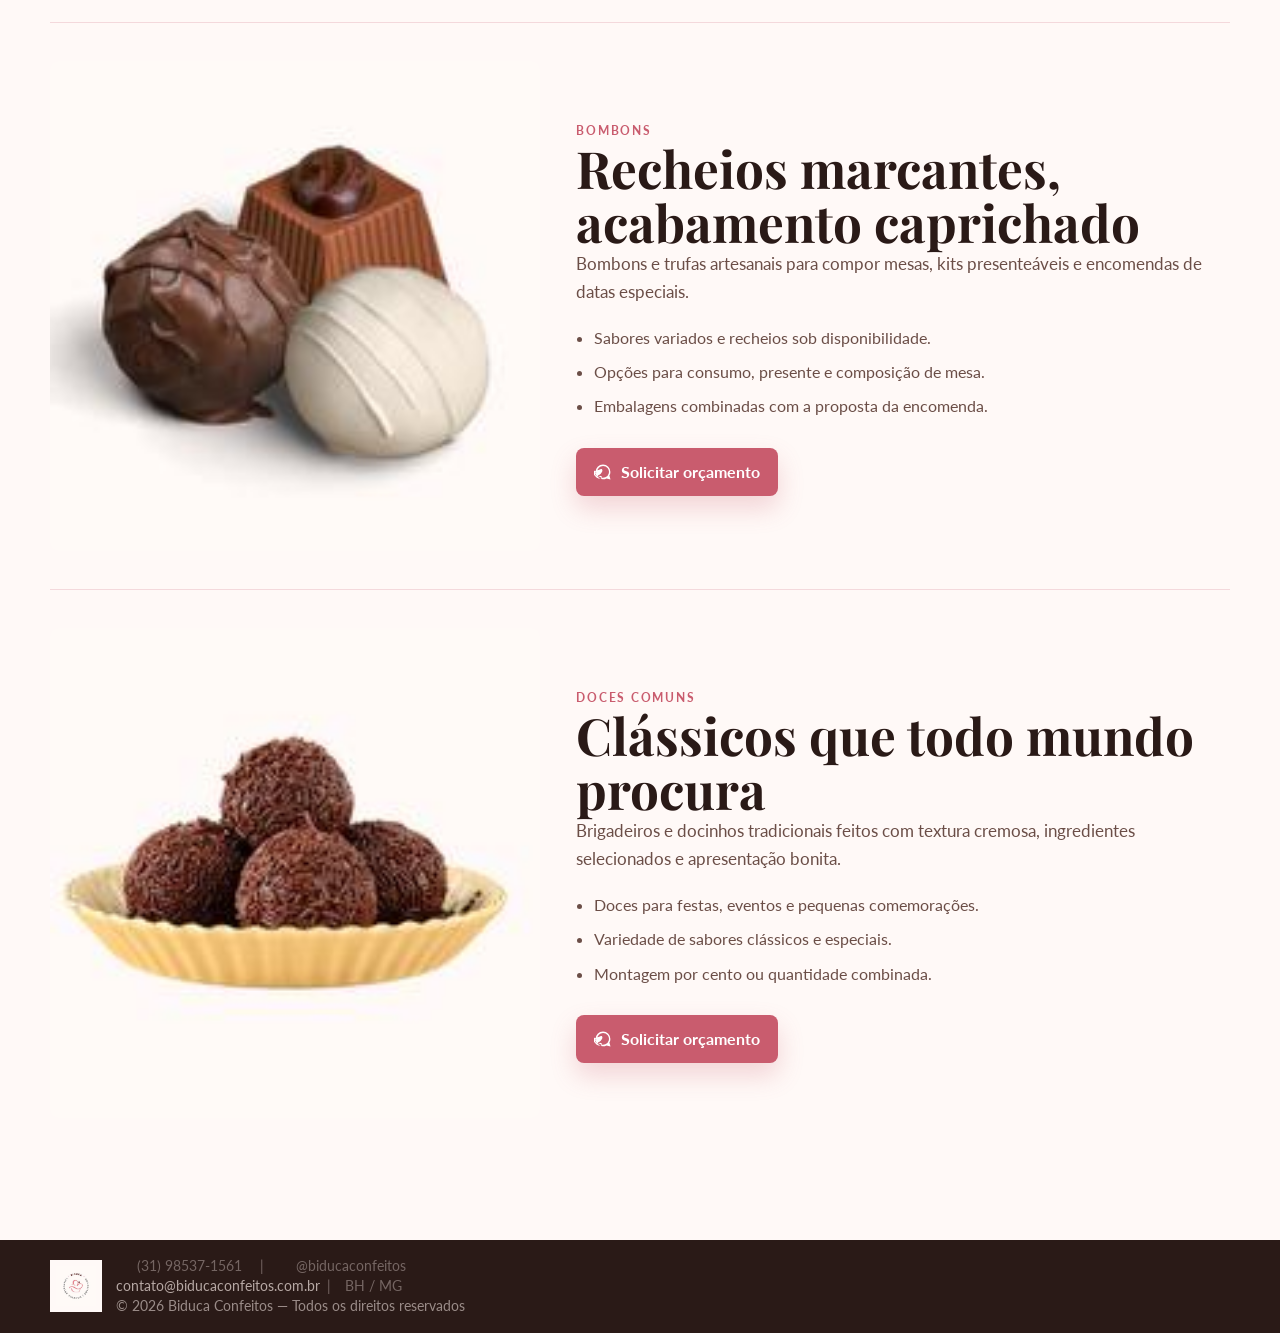
<file: produtos.html>
<!doctype html>
<html lang="pt-BR">
  <head>
    <meta charset="utf-8">
    <meta name="viewport" content="width=device-width, initial-scale=1">
    <title>Produtos | Biduca Confeitos</title>
    <meta name="description" content="Bolos personalizados, doces personalizados, bombons e doces comuns da Biduca Confeitos.">
    <link rel="stylesheet" href="assets/styles.css">
  </head>
  <body data-page="produtos">
    <header class="site-header">
  <nav class="nav" aria-label="Navegação principal">
    <a class="brand" href="index.html"><img src="assets/brand/biduca-logo-horizontal.png" alt="Biduca Confeitos"></a>
    <div class="nav-links">
      <a href="index.html" data-page="home">Home</a>
      <a href="produtos.html" data-page="produtos">Produtos</a>
      <a href="ocasioes.html" data-page="ocasioes">Ocasiões</a>
      <a href="historia.html" data-page="historia">Nossa História</a>
      <a href="datas-comemorativas.html" data-page="datas">Datas</a>
      <a href="processo-artesanal.html" data-page="processo">Processo</a>
      <a href="contato.html" data-page="contato">Contato</a>
      <a class="button button-whatsapp" href="https://wa.me/5531985371561">WhatsApp</a>
      <a class="button button-instagram" href="https://www.instagram.com/biducaconfeitos/">Instagram</a>
    </div>
  </nav>
</header>
    <main>
      <section class="page-hero"><div class="section-inner"><span class="eyebrow">Cardápio</span><h1>Produtos</h1><p class="intro">Quatro linhas principais para montar a mesa, presentear ou criar um detalhe doce com a cara da sua comemoração.</p></div></section>
      <section class="section"><div class="section-inner">
        <article class="product-row"><img src="assets/photos/bolo-personalizado-floral.jpg" alt="Bolo personalizado floral"><div><span class="eyebrow">Bolos Personalizados</span><h2>Bolos com presença de festa</h2><p class="intro">Recheios, tamanhos e decoração definidos de acordo com o evento, com acabamento artesanal e visual delicado.</p><ul class="specs"><li>Tamanhos sob consulta, conforme número de convidados.</li><li>Opções de recheios clássicos e especiais.</li><li>Decoração temática, floral, clean ou comemorativa.</li></ul><div class="actions"><a class="button button-primary" href="https://wa.me/5531985371561?text=Ol%C3%A1%2C%20quero%20um%20or%C3%A7amento%20de%20bolo%20personalizado.">Solicitar orçamento</a></div></div></article>
        <article class="product-row"><img src="assets/photos/doce-personalizado-cupcake.jpg" alt="Doce personalizado"><div><span class="eyebrow">Doces Personalizados</span><h2>Detalhes doces para o tema</h2><p class="intro">Cupcakes, docinhos decorados e peças especiais pensadas para combinar com a identidade visual da festa.</p><ul class="specs"><li>Personalização por tema, cor e ocasião.</li><li>Produção indicada para mesas decoradas e lembranças.</li><li>Quantidade mínima definida conforme o produto.</li></ul><div class="actions"><a class="button button-primary" href="https://wa.me/5531985371561?text=Ol%C3%A1%2C%20quero%20um%20or%C3%A7amento%20de%20doces%20personalizados.">Solicitar orçamento</a></div></div></article>
        <article class="product-row"><img src="assets/photos/bombons.jpg" alt="Bombons artesanais"><div><span class="eyebrow">Bombons</span><h2>Recheios marcantes, acabamento caprichado</h2><p class="intro">Bombons e trufas artesanais para compor mesas, kits presenteáveis e encomendas de datas especiais.</p><ul class="specs"><li>Sabores variados e recheios sob disponibilidade.</li><li>Opções para consumo, presente e composição de mesa.</li><li>Embalagens combinadas com a proposta da encomenda.</li></ul><div class="actions"><a class="button button-primary" href="https://wa.me/5531985371561?text=Ol%C3%A1%2C%20quero%20um%20or%C3%A7amento%20de%20bombons.">Solicitar orçamento</a></div></div></article>
        <article class="product-row"><img src="assets/photos/doces-comuns-brigadeiros.jpg" alt="Doces comuns artesanais"><div><span class="eyebrow">Doces Comuns</span><h2>Clássicos que todo mundo procura</h2><p class="intro">Brigadeiros e docinhos tradicionais feitos com textura cremosa, ingredientes selecionados e apresentação bonita.</p><ul class="specs"><li>Doces para festas, eventos e pequenas comemorações.</li><li>Variedade de sabores clássicos e especiais.</li><li>Montagem por cento ou quantidade combinada.</li></ul><div class="actions"><a class="button button-primary" href="https://wa.me/5531985371561?text=Ol%C3%A1%2C%20quero%20um%20or%C3%A7amento%20de%20doces%20comuns.">Solicitar orçamento</a></div></div></article>
      </div></section>
    </main>
    <footer class="site-footer">
      <div class="footer-inner">
        <img class="footer-seal" src="assets/brand/biduca-logo-selo.jpg" alt="Biduca Confeitos">
        <div class="footer-content">
          <p><a href="https://wa.me/5531985371561">(31) 98537-1561</a><span>|</span><a href="https://www.instagram.com/biducaconfeitos/">@biducaconfeitos</a></p>
          <p><a href="mailto:contato@biducaconfeitos.com.br">contato@biducaconfeitos.com.br</a><span>|</span><span>BH / MG</span></p>
          <p>© 2026 Biduca Confeitos — Todos os direitos reservados</p>
        </div>
      </div>
    </footer>
    <div class="mobile-cta"><a class="button button-whatsapp" href="https://wa.me/5531985371561">WhatsApp</a><a class="button button-instagram" href="https://www.instagram.com/biducaconfeitos/">Instagram</a></div>
    <script src="assets/site.js"></script>
  </body>
</html>
</file>
<file: assets/styles.css>
@import url("https://fonts.googleapis.com/css2?family=Lato:wght@300;400;700&family=Playfair+Display:wght@600;700&display=swap");

:root {
  --rose: #c95c6e;
  --rose-dark: #a94156;
  --rose-soft: #fae8ec;
  --cream: #fff9f7;
  --ink: #2a1a17;
  --muted: #6b4e47;
  --sage: #81966f;
  --gold: #d9a85f;
  --white: #ffffff;
  --shadow: 0 18px 45px rgba(42, 26, 23, 0.11);
  --radius: 8px;
}

* {
  box-sizing: border-box;
}

html {
  scroll-behavior: smooth;
}

body {
  margin: 0;
  background: var(--cream);
  color: var(--ink);
  font-family: "Lato", Arial, sans-serif;
  line-height: 1.65;
}

img {
  display: block;
  max-width: 100%;
}

a {
  color: inherit;
  text-decoration: none;
}

.site-header {
  position: sticky;
  top: 0;
  z-index: 20;
  background: rgba(255, 249, 247, 0.94);
  border-bottom: 1px solid rgba(201, 92, 110, 0.17);
  backdrop-filter: blur(16px);
}

.nav {
  align-items: center;
  display: flex;
  gap: 22px;
  justify-content: space-between;
  margin: 0 auto;
  max-width: 1180px;
  min-height: 76px;
  padding: 10px 24px;
}

.brand img {
  height: 48px;
  width: auto;
}

.nav-links {
  align-items: center;
  display: flex;
  flex-wrap: wrap;
  gap: 14px;
  justify-content: flex-end;
}

.nav-links a {
  color: var(--muted);
  font-size: 0.92rem;
  font-weight: 700;
}

.nav-links a:hover,
.nav-links a[aria-current="page"] {
  color: var(--rose);
}

.button,
button {
  align-items: center;
  border: 0;
  border-radius: var(--radius);
  cursor: pointer;
  display: inline-flex;
  font-family: inherit;
  font-weight: 700;
  gap: 9px;
  justify-content: center;
  min-height: 44px;
  padding: 11px 18px;
  transition: transform 160ms ease, box-shadow 160ms ease, background 160ms ease, color 160ms ease;
}

.button:hover,
button:hover {
  transform: translateY(-1px);
}

.button-primary {
  background: var(--rose);
  box-shadow: 0 12px 26px rgba(201, 92, 110, 0.24);
  color: var(--white);
}

.button-secondary {
  background: var(--white);
  border: 1px solid rgba(201, 92, 110, 0.28);
  color: var(--rose-dark);
}

.button-whatsapp {
  background: linear-gradient(135deg, #25d366, #18b957);
  box-shadow: 0 14px 28px rgba(37, 211, 102, 0.24);
  color: #ffffff;
}

.button-instagram {
  background: linear-gradient(135deg, #833ab4, #fd1d1d 52%, #fcb045);
  box-shadow: 0 14px 28px rgba(201, 92, 110, 0.24);
  color: var(--white);
}

.button-whatsapp::before,
.button-instagram::before,
a.button[href*="wa.me"]::before,
a.button[href*="instagram.com"]::before {
  background: currentColor;
  content: "";
  display: inline-block;
  flex: 0 0 auto;
  height: 18px;
  width: 18px;
}

.button-whatsapp::before,
a.button[href*="wa.me"]::before {
  -webkit-mask: url("icons/whatsapp.svg") center / contain no-repeat;
  mask: url("icons/whatsapp.svg") center / contain no-repeat;
}

.button-instagram::before,
a.button[href*="instagram.com"]::before {
  -webkit-mask: url("icons/instagram.svg") center / contain no-repeat;
  mask: url("icons/instagram.svg") center / contain no-repeat;
}

.hero {
  min-height: calc(100vh - 76px);
  position: relative;
}

.hero-media {
  background-position: center;
  background-size: cover;
  min-height: calc(100vh - 76px);
  position: relative;
}

.hero-media::after {
  background: linear-gradient(90deg, rgba(42, 26, 23, 0.74), rgba(42, 26, 23, 0.34), rgba(42, 26, 23, 0.08));
  content: "";
  inset: 0;
  position: absolute;
}

.hero-content {
  color: var(--white);
  left: max(24px, calc((100vw - 1180px) / 2 + 24px));
  max-width: 610px;
  position: absolute;
  top: 50%;
  transform: translateY(-50%);
  z-index: 1;
}

.eyebrow {
  color: var(--rose);
  font-size: 0.78rem;
  font-weight: 700;
  letter-spacing: 0.14em;
  text-transform: uppercase;
}

.hero .eyebrow {
  color: #ffe5ea;
}

h1,
h2,
h3 {
  font-family: "Playfair Display", Georgia, serif;
  line-height: 1.05;
  margin: 0;
}

h1 {
  font-size: clamp(3rem, 7vw, 6.9rem);
}

h2 {
  font-size: clamp(2.2rem, 4vw, 4.4rem);
}

h3 {
  font-size: clamp(1.5rem, 2vw, 2rem);
}

p {
  margin: 0;
}

.hero-content p {
  font-size: clamp(1.05rem, 2vw, 1.32rem);
  margin-top: 18px;
  max-width: 560px;
}

.actions {
  display: flex;
  flex-wrap: wrap;
  gap: 12px;
  margin-top: 28px;
}

.section {
  padding: 84px 24px;
}

.section.alt {
  background: var(--rose-soft);
}

.section.soft {
  background: #fff0e6;
}

.section-inner {
  margin: 0 auto;
  max-width: 1180px;
}

.section-heading {
  align-items: end;
  display: grid;
  gap: 18px;
  grid-template-columns: minmax(0, 1.1fr) minmax(260px, 0.7fr);
  margin-bottom: 34px;
}

.section-heading p {
  color: var(--muted);
}

.grid {
  display: grid;
  gap: 22px;
}

.grid.four {
  grid-template-columns: repeat(4, minmax(0, 1fr));
}

.grid.three {
  grid-template-columns: repeat(3, minmax(0, 1fr));
}

.grid.two {
  grid-template-columns: repeat(2, minmax(0, 1fr));
}

.card,
.feature,
.contact-panel {
  background: var(--white);
  border: 1px solid rgba(201, 92, 110, 0.16);
  border-radius: var(--radius);
  box-shadow: var(--shadow);
  overflow: hidden;
}

.card img {
  aspect-ratio: 4 / 3;
  height: auto;
  object-fit: cover;
  width: 100%;
}

.card-body,
.feature,
.contact-panel {
  padding: 22px;
}

.card-body p,
.feature p,
.contact-panel p,
.timeline p {
  color: var(--muted);
}

.pill-list {
  display: flex;
  flex-wrap: wrap;
  gap: 8px;
  margin-top: 16px;
}

.pill-list span {
  background: rgba(129, 150, 111, 0.15);
  border-radius: 999px;
  color: #4b6140;
  font-size: 0.85rem;
  font-weight: 700;
  padding: 7px 11px;
}

.split {
  align-items: center;
  display: grid;
  gap: 44px;
  grid-template-columns: minmax(0, 0.95fr) minmax(0, 1.05fr);
}

.split img {
  border-radius: var(--radius);
  box-shadow: var(--shadow);
  min-height: 420px;
  object-fit: cover;
  width: 100%;
}

.copy-stack {
  display: grid;
  gap: 18px;
}

.copy-stack p,
.intro {
  color: var(--muted);
  font-size: 1.08rem;
}

.banner {
  background: linear-gradient(135deg, var(--rose), #d78375);
  color: var(--white);
  display: grid;
  gap: 20px;
  grid-template-columns: minmax(0, 1fr) auto;
  padding: 42px;
}

.banner p {
  max-width: 720px;
}

.page-hero {
  background: var(--rose-soft);
  padding: 84px 24px 64px;
}

.page-hero .section-inner {
  display: grid;
  gap: 18px;
  max-width: 980px;
}

.product-row {
  align-items: center;
  display: grid;
  gap: 36px;
  grid-template-columns: minmax(280px, 0.75fr) minmax(0, 1fr);
  padding: 38px 0;
}

.product-row + .product-row {
  border-top: 1px solid rgba(201, 92, 110, 0.2);
}

.product-row img {
  aspect-ratio: 1 / 1;
  border-radius: var(--radius);
  object-fit: cover;
  width: 100%;
}

.specs {
  color: var(--muted);
  display: grid;
  gap: 8px;
  margin: 18px 0 0;
  padding-left: 18px;
}

.occasion {
  display: grid;
  gap: 22px;
  grid-template-columns: 180px minmax(0, 1fr);
}

.occasion img {
  aspect-ratio: 1 / 1;
  border-radius: var(--radius);
  object-fit: cover;
  width: 180px;
}

.timeline {
  border-left: 3px solid var(--rose);
  display: grid;
  gap: 28px;
  padding-left: 26px;
}

.timeline-item {
  position: relative;
}

.timeline-item::before {
  background: var(--gold);
  border: 4px solid var(--cream);
  border-radius: 50%;
  content: "";
  height: 16px;
  left: -36px;
  position: absolute;
  top: 6px;
  width: 16px;
}

.date-card img {
  aspect-ratio: 16 / 10;
}

.process-icon {
  align-items: center;
  background: var(--rose-soft);
  border-radius: 50%;
  color: var(--rose-dark);
  display: flex;
  font-family: "Playfair Display", Georgia, serif;
  font-size: 2rem;
  height: 68px;
  justify-content: center;
  margin-bottom: 18px;
  width: 68px;
}

.contact-grid {
  align-items: start;
  display: grid;
  gap: 28px;
  grid-template-columns: 0.9fr 1.1fr;
}

.contact-list {
  display: grid;
  gap: 14px;
  margin-top: 20px;
}

.contact-list a,
.contact-list span {
  background: var(--rose-soft);
  border-radius: var(--radius);
  color: var(--ink);
  display: block;
  font-weight: 700;
  padding: 14px 16px;
}

.site-footer {
  background: var(--ink);
  color: rgba(249, 236, 232, 0.56);
  padding: 16px 24px 18px;
}

.footer-inner {
  align-items: center;
  display: flex;
  gap: 14px;
  margin: 0 auto;
  max-width: 1180px;
}

.footer-seal {
  background: var(--cream);
  border-radius: 0;
  height: 52px;
  object-fit: cover;
  padding: 6px;
  width: 52px;
}

.footer-content {
  display: grid;
  gap: 1px;
  line-height: 1.35;
}

.footer-content p {
  color: rgba(249, 236, 232, 0.54);
  font-size: 0.88rem;
  margin: 0;
}

.footer-content a {
  color: rgba(249, 236, 232, 0.68);
}

.footer-content span {
  color: rgba(249, 236, 232, 0.36);
  margin: 0 7px;
}

.mobile-cta {
  bottom: 12px;
  display: none;
  gap: 10px;
  left: 12px;
  position: fixed;
  right: 12px;
  z-index: 30;
}

.mobile-cta .button {
  flex: 1;
}

@media (max-width: 980px) {
  .nav {
    align-items: flex-start;
    flex-direction: column;
  }

  .nav-links {
    justify-content: flex-start;
  }

  .hero,
  .hero-media {
    min-height: 740px;
  }

  .section-heading,
  .split,
  .product-row,
  .contact-grid,
  .banner {
    grid-template-columns: 1fr;
  }

  .grid.four,
  .grid.three,
  .grid.two {
    grid-template-columns: repeat(2, minmax(0, 1fr));
  }

  .banner {
    padding: 30px;
  }
}

@media (max-width: 640px) {
  .section,
  .page-hero {
    padding-left: 18px;
    padding-right: 18px;
  }

  .brand img {
    height: 42px;
  }

  .nav-links {
    gap: 10px 12px;
  }

  .nav-links .button {
    display: none;
  }

  .hero-content {
    left: 18px;
    max-width: calc(100vw - 36px);
  }

  .hero-media::after {
    background: linear-gradient(0deg, rgba(42, 26, 23, 0.78), rgba(42, 26, 23, 0.28));
  }

  h1 {
    font-size: clamp(2.7rem, 15vw, 4.3rem);
  }

  .grid.four,
  .grid.three,
  .grid.two {
    grid-template-columns: 1fr;
  }

  .occasion {
    grid-template-columns: 1fr;
  }

  .occasion img {
    width: 100%;
  }

  .split img {
    min-height: 300px;
  }

  .site-footer {
    padding-bottom: 86px;
  }

  .footer-inner {
    align-items: flex-start;
  }

  .footer-content span {
    margin: 0 6px;
  }

  .mobile-cta {
    display: flex;
  }
}
</file>
